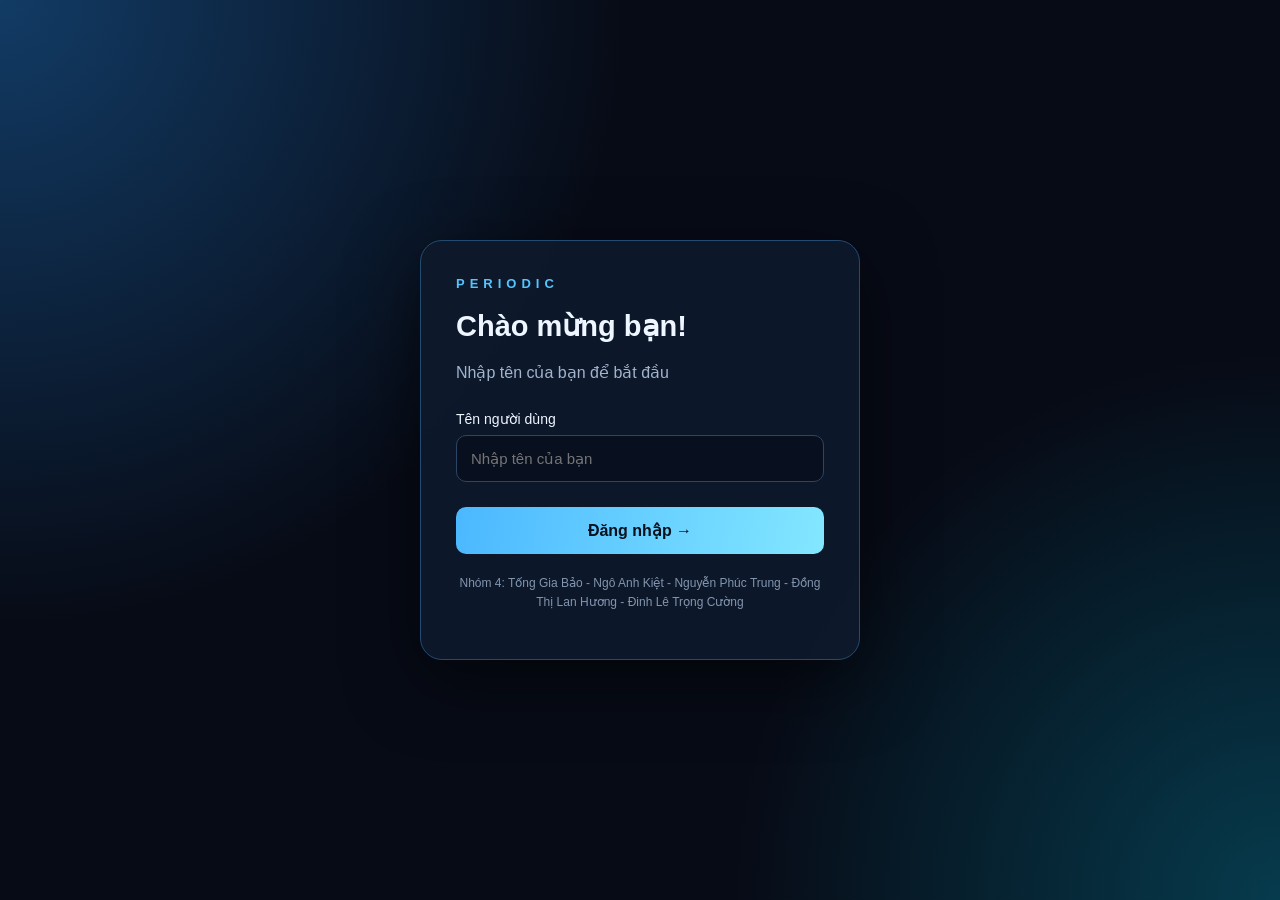
<file: index.html>
<!DOCTYPE html>
<html lang="vi">
<head>
    <meta charset="UTF-8">
    <meta name="viewport" content="width=device-width, initial-scale=1.0">
    <title>Periodic | Đăng nhập</title>

    <style>
        * {
            box-sizing: border-box;
        }

        body {
            margin: 0;
            min-height: 100vh;
            display: flex;
            justify-content: center;
            align-items: center;
            padding: 20px;
            font-family: "Segoe UI", Arial, sans-serif;
            color: #eef6ff;
            background:
                radial-gradient(circle at top left, #123b65, transparent 40%),
                radial-gradient(circle at bottom right, #063b4d, transparent 35%),
                #070b16;
        }

        .card {
            width: 100%;
            max-width: 440px;
            padding: 35px;
            border: 1px solid #234b70;
            border-radius: 22px;
            background: rgba(14, 24, 43, 0.96);
            box-shadow: 0 20px 70px #0008;
        }

        .logo {
            color: #55c5ff;
            font-size: 13px;
            font-weight: bold;
            letter-spacing: 5px;
            margin-bottom: 18px;
        }

        h1 {
            margin: 0 0 12px;
            font-size: 29px;
        }

        .description {
            color: #a2b4cc;
            line-height: 1.7;
            margin-bottom: 25px;
        }

        label {
            display: block;
            margin: 18px 0 8px;
            font-size: 14px;
        }

        input {
            width: 100%;
            padding: 14px;
            color: white;
            background: #080f1e;
            border: 1px solid #2c4562;
            border-radius: 10px;
            outline: none;
            font-size: 15px;
        }

        input:focus {
            border-color: #55c5ff;
            box-shadow: 0 0 0 3px #55c5ff20;
        }

        button {
            width: 100%;
            padding: 14px;
            margin-top: 25px;
            border: none;
            border-radius: 10px;
            color: #06111e;
            background: linear-gradient(100deg, #4bb8ff, #83e7ff);
            font-size: 16px;
            font-weight: bold;
            cursor: pointer;
            transition: 0.2s;
        }

        button:hover {
            transform: translateY(-2px);
            filter: brightness(1.08);
        }

        .note {
            color: #8295ae;
            text-align: center;
            font-size: 12px;
            line-height: 1.6;
            margin-top: 20px;
        }

        #welcome {
            display: none;
            text-align: center;
        }

        .success-icon {
            width: 72px;
            height: 72px;
            display: grid;
            place-items: center;
            margin: 0 auto 22px;
            border: 1px solid #36d8a0;
            border-radius: 50%;
            background: #36d8a018;
            color: #62f0bd;
            font-size: 38px;
        }

        #welcome h1 {
            color: #62f0bd;
            font-size: 26px;
        }

        #welcome p {
            color: #a2b4cc;
            line-height: 1.8;
        }

        .progress {
            height: 5px;
            margin-top: 25px;
            border-radius: 10px;
            background: #26364b;
            overflow: hidden;
        }

        #progressBar {
            width: 0;
            height: 100%;
            background: #55c5ff;
        }

        #progressBar.run {
            animation: loading 5s linear forwards;
        }

        @keyframes loading {
            to {
                width: 100%;
            }
        }

        @media (max-width: 480px) {
            .card {
                padding: 25px 20px;
            }
        }
    </style>
</head>

<body>

    <main class="card">

        <section id="login">
            <div class="logo">PERIODIC</div>

            <h1>Chào mừng bạn!</h1>

            <p class="description">
                Nhập tên của bạn để bắt đầu
            </p>

            <form id="loginForm">
                <label for="username">Tên người dùng</label>

                <input
                    id="username"
                    type="text"
                    maxlength="40"
                    placeholder="Nhập tên của bạn"
                    autocomplete="off"
                    required
                >

                <button type="submit">Đăng nhập →</button>
            </form>

            <p class="note">
                Nhóm 4: Tống Gia Bảo - Ngô Anh Kiệt - Nguyễn Phúc Trung - Đồng Thị Lan Hương - Đinh Lê Trọng Cường
            </p>
        </section>

        <section id="welcome" aria-live="polite">
            <div class="success-icon">✓</div>

            <div class="logo">PERIODIC</div>

            <h1>Đăng nhập thành công!</h1>

            <p id="welcomeMessage"></p>

            <p>
                Đang chuyển đến trang chính sau
                <strong id="countdown">5</strong> giây...
            </p>

            <div class="progress">
                <div id="progressBar"></div>
            </div>
        </section>

    </main>

    <script>
        const form = document.getElementById("loginForm");
        const login = document.getElementById("login");
        const welcome = document.getElementById("welcome");
        const welcomeMessage = document.getElementById("welcomeMessage");
        const countdown = document.getElementById("countdown");
        const progressBar = document.getElementById("progressBar");

        form.addEventListener("submit", function(event) {
            event.preventDefault();

            const username = document
                .getElementById("username")
                .value.trim();

            if (!username) return;

            // Không lưu thông tin vào bộ nhớ trình duyệt.
            login.style.display = "none";
            welcome.style.display = "block";

            welcomeMessage.textContent =
                "Xin chào " + username +
                "! Chúc bạn học tập hiệu quả cùng Periodic.";

            progressBar.classList.add("run");

            let seconds = 5;

            const timer = setInterval(function() {
                seconds--;
                countdown.textContent = seconds;

                if (seconds <= 0) {
                    clearInterval(timer);

                    window.location.href =
                        "./preodicproject/preodic.website/preodic.html";
                }
            }, 1000);
        });
    </script>

</body>
</html>
</file>
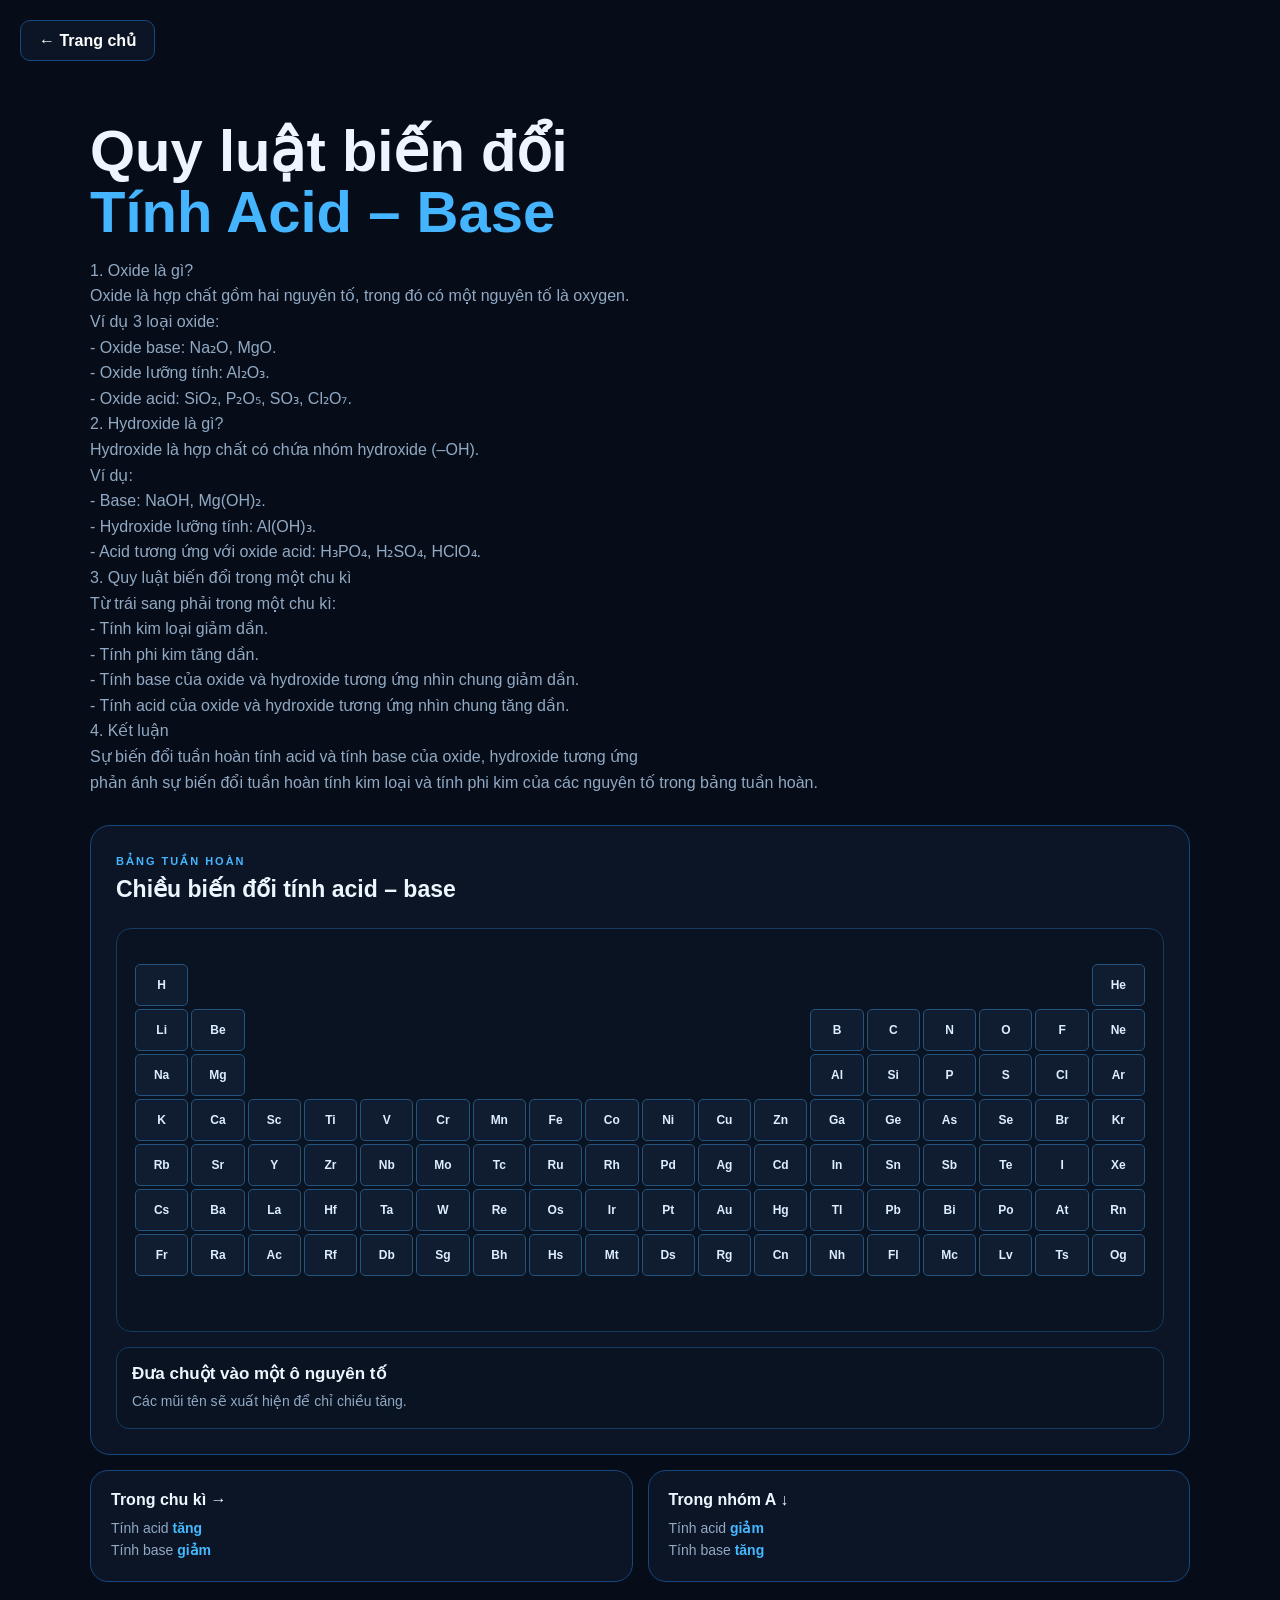
<file: preodicproject/AcidBase/acidbase.html>
<!DOCTYPE html>
<html lang="vi">
<head>
    <meta charset="UTF-8">
    <meta name="viewport" content="width=device-width, initial-scale=1.0">
    
    <title>Quy luật Acid - Base của Oxide và Hydroxide</title>
    <link rel="stylesheet" href="acidbase.css">
</head>

<body>
    <a href="../preodic.website/preodic.html" class="back-button">
        ← Trang chủ
    </a>
<div class="page">

    <div class="hero">

        <h1>
            Quy luật biến đổi<br>
            <span>Tính Acid – Base</span>
        </h1>

        <p>
            1. Oxide là gì?<br>

Oxide là hợp chất gồm hai nguyên tố, trong đó có một nguyên tố là oxygen.<br>
Ví dụ 3 loại oxide:<br>
- Oxide base: Na₂O, MgO.<br>
- Oxide lưỡng tính: Al₂O₃.<br>
- Oxide acid: SiO₂, P₂O₅, SO₃, Cl₂O₇.<br>
2. Hydroxide là gì?<br>
Hydroxide là hợp chất có chứa nhóm hydroxide (–OH).<br>
Ví dụ:<br>
- Base: NaOH, Mg(OH)₂.<br>
- Hydroxide lưỡng tính: Al(OH)₃.<br>
- Acid tương ứng với oxide acid: H₃PO₄, H₂SO₄, HClO₄.<br>
3. Quy luật biến đổi trong một chu kì<br>
Từ trái sang phải trong một chu kì:<br>
- Tính kim loại giảm dần.<br>
- Tính phi kim tăng dần.<br>
- Tính base của oxide và hydroxide tương ứng nhìn chung giảm dần.<br>
- Tính acid của oxide và hydroxide tương ứng nhìn chung tăng dần.<br>

4. Kết luận<br>

Sự biến đổi tuần hoàn tính acid và tính base của oxide, hydroxide tương ứng <br>
            phản ánh sự biến đổi tuần hoàn tính kim loại và tính phi kim của các nguyên tố trong bảng tuần hoàn.<br>
        </p>
    </div>


    <div class="card">

        <div class="title">
            <small>BẢNG TUẦN HOÀN</small>
            <h2>Chiều biến đổi tính acid – base</h2>
        </div>


        <div class="table-box">

            <div id="periodicTable" class="periodic-table"></div>


            <!-- MŨI TÊN AXIt NGANG -->
            <div id="acidRight" class="arrow acid-right">
                <span>ACID</span>
                <b>→</b>
            </div>


            <!-- MŨI TÊN BAZƠ NGANG -->
            <div id="baseLeft" class="arrow base-left">
                <b>←</b>
                <span>BASE</span>
            </div>


            <!-- MŨI TÊN AXIT DỌC -->
            <div id="acidUp" class="arrow vertical acid-up">
                <span>ACID</span>
                <b>↑</b>
            </div>


            <!-- MŨI TÊN BAZƠ DỌC -->
            <div id="baseDown" class="arrow vertical base-down">
                <b>↓</b>
                <span>BASE</span>
            </div>

        </div>


        <div id="info" class="info">
            <b>Đưa chuột vào một ô nguyên tố</b>
            <p>
                Các mũi tên sẽ xuất hiện để chỉ chiều tăng.
            </p>
        </div>

    </div>


    <div class="rules">

        <div class="rule">
            <b>Trong chu kì →</b>
            <p>
                Tính acid <strong>tăng</strong><br>
                Tính base <strong>giảm</strong>
            </p>
        </div>

        <div class="rule">
            <b>Trong nhóm A ↓</b>
            <p>
                Tính acid <strong>giảm</strong><br>
                Tính base <strong>tăng</strong>
            </p>
        </div>

    </div>

</div>

<script src="acidbase.js"></script>

</body>
</html>
</file>
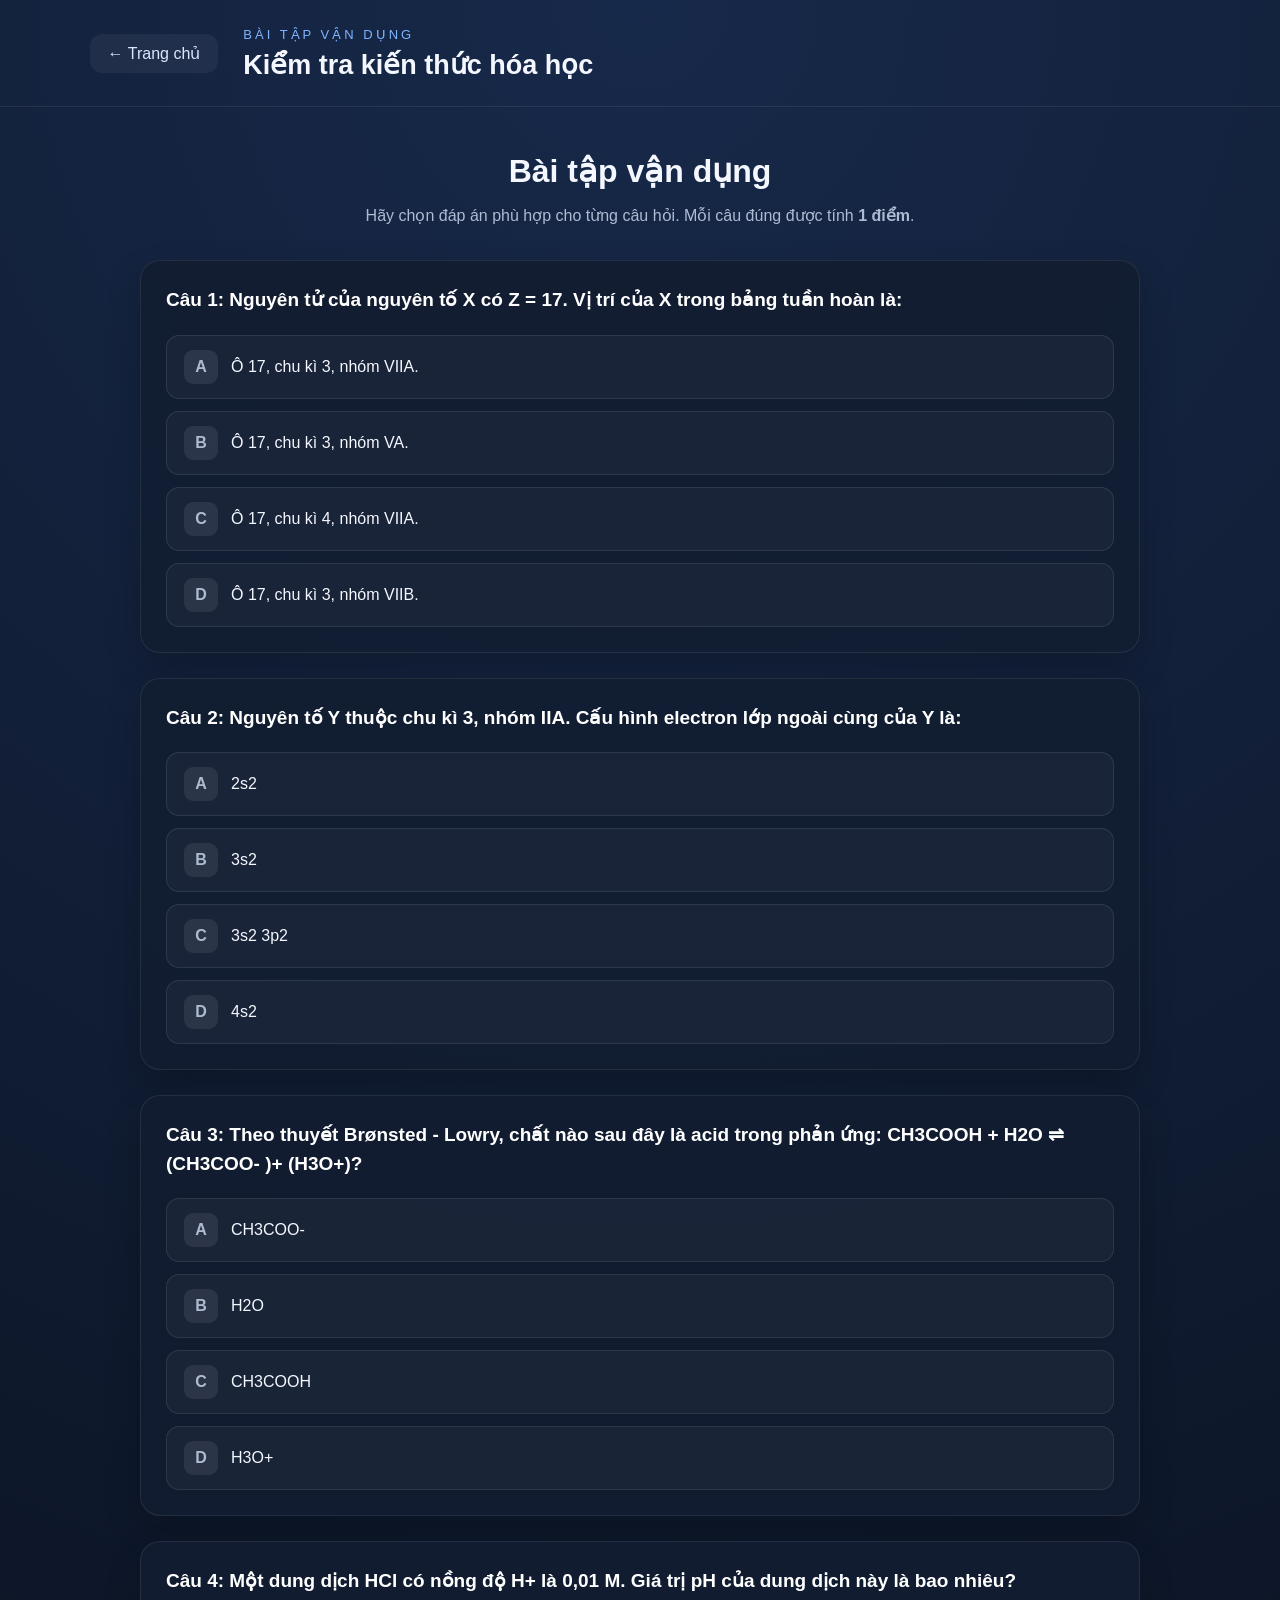
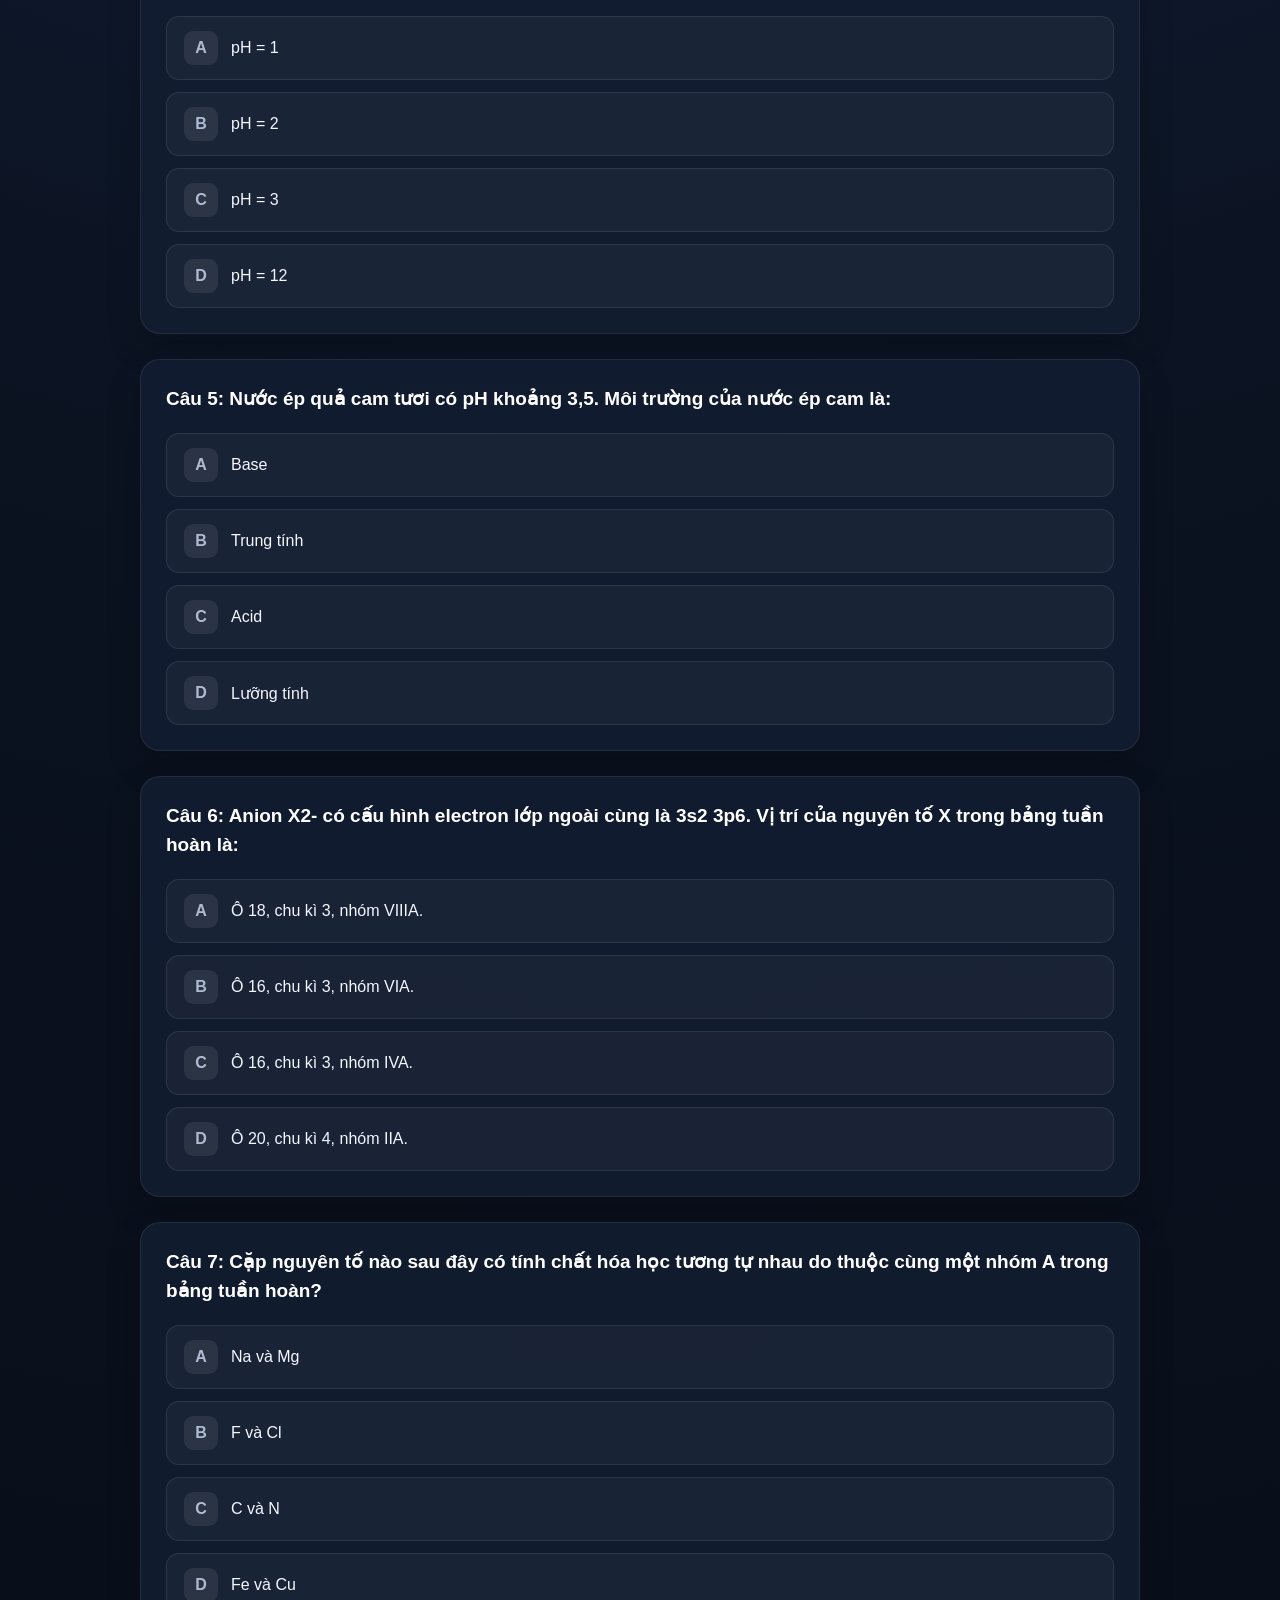
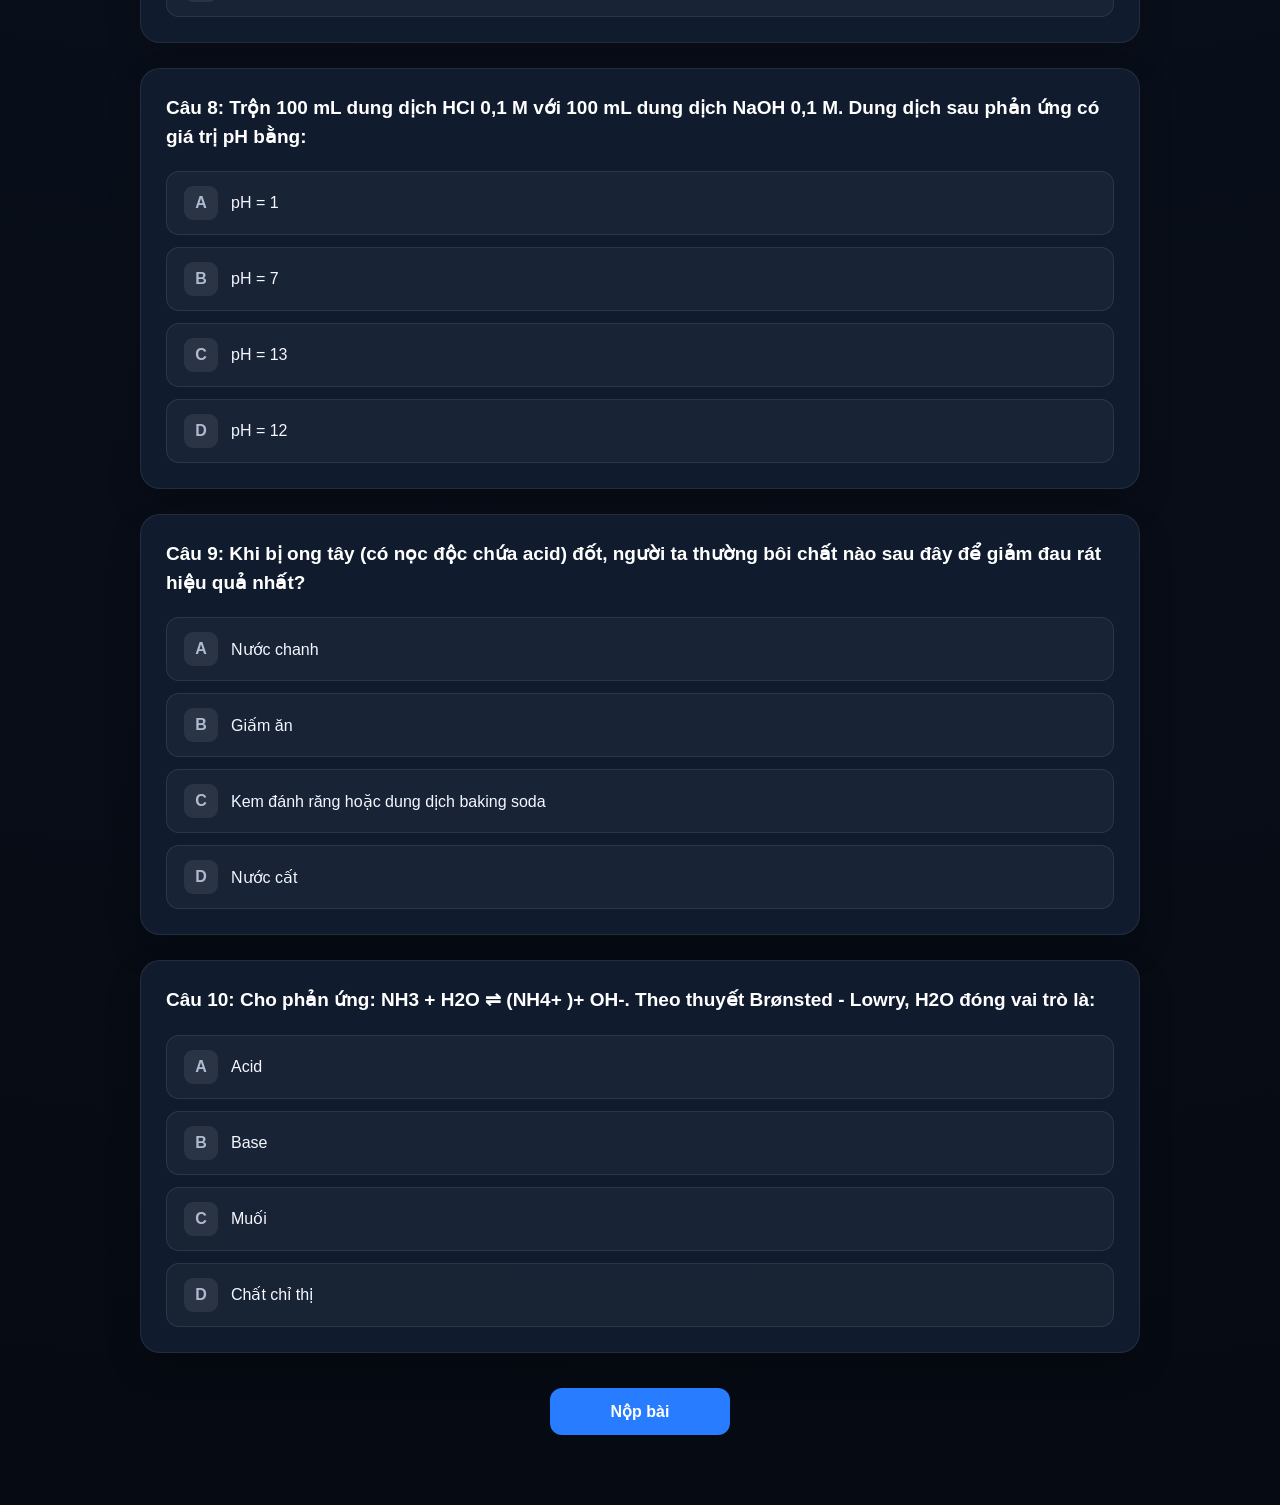
<file: preodicproject/extratest/test.html>
<!DOCTYPE html>
<html lang="vi">

<head>
    <meta charset="UTF-8">
    <meta name="viewport" content="width=device-width, initial-scale=1.0">

    <title>Bài tập vận dụng</title>

    <link rel="stylesheet" href="test.css">
</head>

<body>

    <header class="header">
        <a href="../preodic.website/preodic.html" class="back-button">
            ← Trang chủ
        </a>

        <div class="header-title">
            <span>BÀI TẬP VẬN DỤNG</span>
            <h1>Kiểm tra kiến thức hóa học</h1>
        </div>
    </header>


    <section class="intro">
        <h2>Bài tập vận dụng</h2>

        <p>
            Hãy chọn đáp án phù hợp cho từng câu hỏi.
            Mỗi câu đúng được tính <strong>1 điểm</strong>.
        </p>
    </section>


    <main class="quiz-section">

        <div id="quiz">
            <div class="question-card loading">
                Đang tải câu hỏi...
            </div>
        </div>

        <button id="submit-button" class="submit-button">
            Nộp bài
        </button>

    </main>


    <section id="result-section" class="result-section">

        <h2>Kết quả</h2>

        <div id="score" class="score"></div>

        <div id="wrong-answers"></div>

    </section>


    <!-- MAMMOTH LOCAL -->
    <script src="./mammoth.browser.min.js"></script>

    <!-- CODE CỦA BẠN -->
    <script src="./test.js"></script>

</body>

</html>
</file>
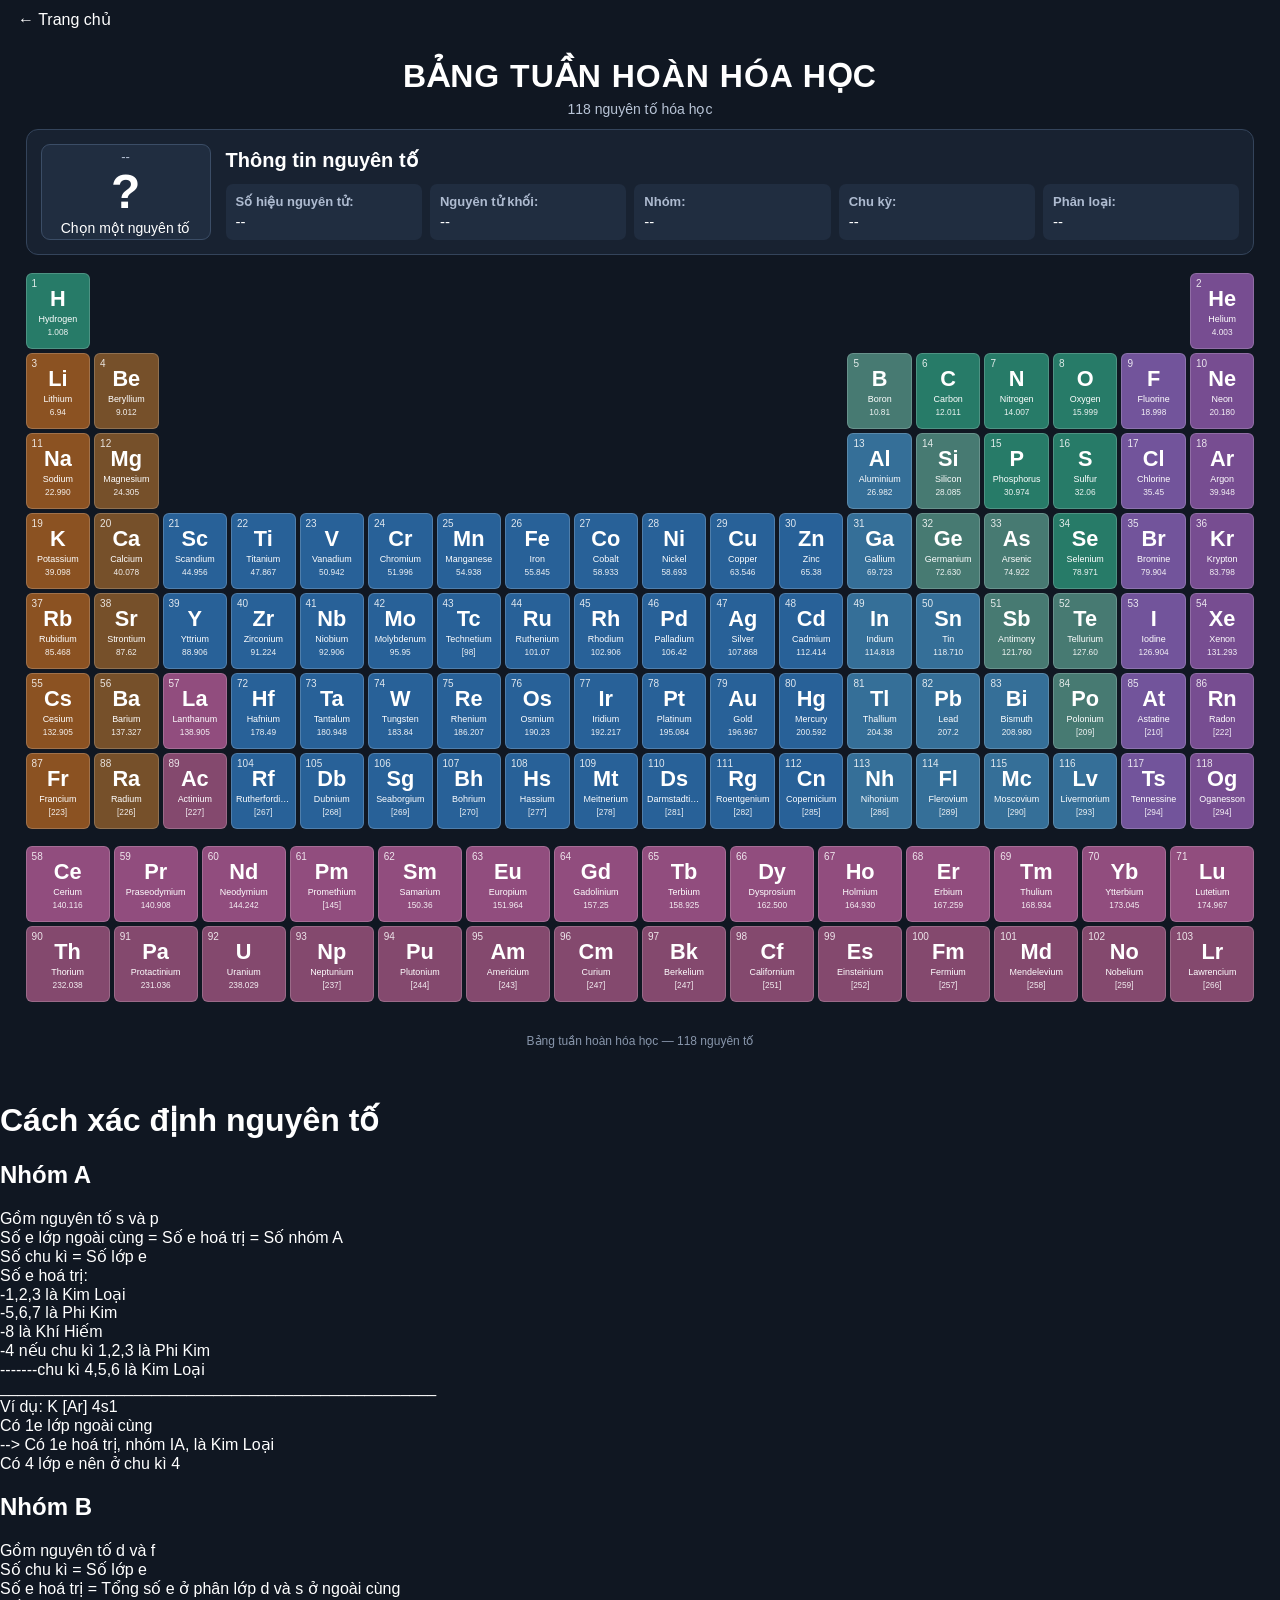
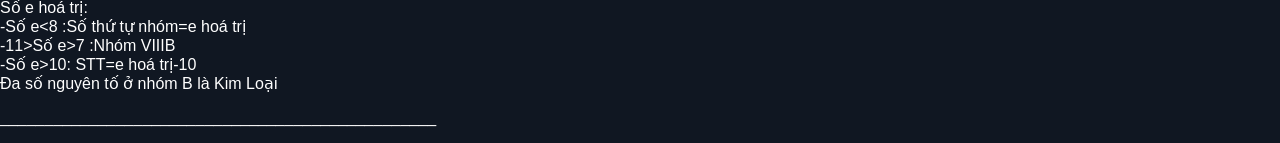
<file: preodicproject/preodic.table/table.html>
<!DOCTYPE html>
<html lang="vi">

<head>
    <meta charset="UTF-8">
    <meta name="viewport" content="width=device-width, initial-scale=1.0">
    <a href="../preodic.website/preodic.html" class="back-button">
    ← Trang chủ
    </a>
    <title>Bảng tuần hoàn hóa học</title>

    <link rel="stylesheet" href="table.css">
</head>

<body>

    <header>
        <h1>BẢNG TUẦN HOÀN HÓA HỌC</h1>
        <p>118 nguyên tố hóa học</p>
    </header>


    <!-- ============================= -->
    <!-- Ô THÔNG TIN NGUYÊN TỐ -->
    <!-- ============================= -->

    <section class="information">

        <div class="selected-element">
            <span id="info-number">--</span>
            <strong id="info-symbol">?</strong>
            <p id="info-name">Chọn một nguyên tố</p>
        </div>

        <div class="info-content">

            <h2 id="info-title">Thông tin nguyên tố</h2>

            <div class="info-grid">

                <p>
                    <b>Số hiệu nguyên tử:</b>
                    <span id="info-atomic-number">--</span>
                </p>

                <p>
                    <b>Nguyên tử khối:</b>
                    <span id="info-mass">--</span>
                </p>

                <p>
                    <b>Nhóm:</b>
                    <span id="info-group">--</span>
                </p>

                <p>
                    <b>Chu kỳ:</b>
                    <span id="info-period">--</span>
                </p>

                <p>
                    <b>Phân loại:</b>
                    <span id="info-category">--</span>
                </p>

            </div>

        </div>

    </section>


    <!-- ============================= -->
    <!-- BẢNG TUẦN HOÀN -->
    <!-- ============================= -->

    <main>

        <div class="table-wrapper">

            <div id="periodic-table" class="periodic-table"></div>

        </div>

        <!-- Lanthanide + Actinide -->
        <div id="f-block" class="f-block"></div>

    </main>


    <footer>
        <p>Bảng tuần hoàn hóa học — 118 nguyên tố</p>
    </footer>


    <script src="table.js"></script>
    <h1>Cách xác định nguyên tố</h1>
        <h3>
            <h2>Nhóm A</h2>
                Gồm nguyên tố s và p <br>
                Số e lớp ngoài cùng = Số e hoá trị = Số nhóm A <br>
                Số chu kì = Số lớp e<br>
                Số e hoá trị:<br>
                -1,2,3 là Kim Loại <br>
                -5,6,7 là Phi Kim<br>
                -8 là Khí Hiếm<br>
                -4 nếu chu kì 1,2,3 là Phi Kim<br>
                -------chu kì 4,5,6 là Kim Loại<br>
                _________________________________________________<br>
                Ví dụ: K [Ar] 4s1<br>
                      Có 1e lớp ngoài cùng<br>
                    --> Có 1e hoá trị, nhóm IA, là Kim Loại <br>
                    Có 4 lớp e nên ở chu kì 4 <br>
            <h2>Nhóm B</h2>
                Gồm nguyên tố d và f <br>
                Số chu kì = Số lớp e<br>
                Số e hoá trị = Tổng số e ở phân lớp d và s ở ngoài cùng <br>
                Số e hoá trị:<br>
                -Số e<8 :Số thứ tự nhóm=e hoá trị <br>
                -11>Số e>7 :Nhóm VIIIB<br>
                -Số e>10: STT=e hoá trị-10<br>
                Đa số nguyên tố ở nhóm B là Kim Loại
                </h3>
        <p>_________________________________________________</p>
</body>

</html>
</file>
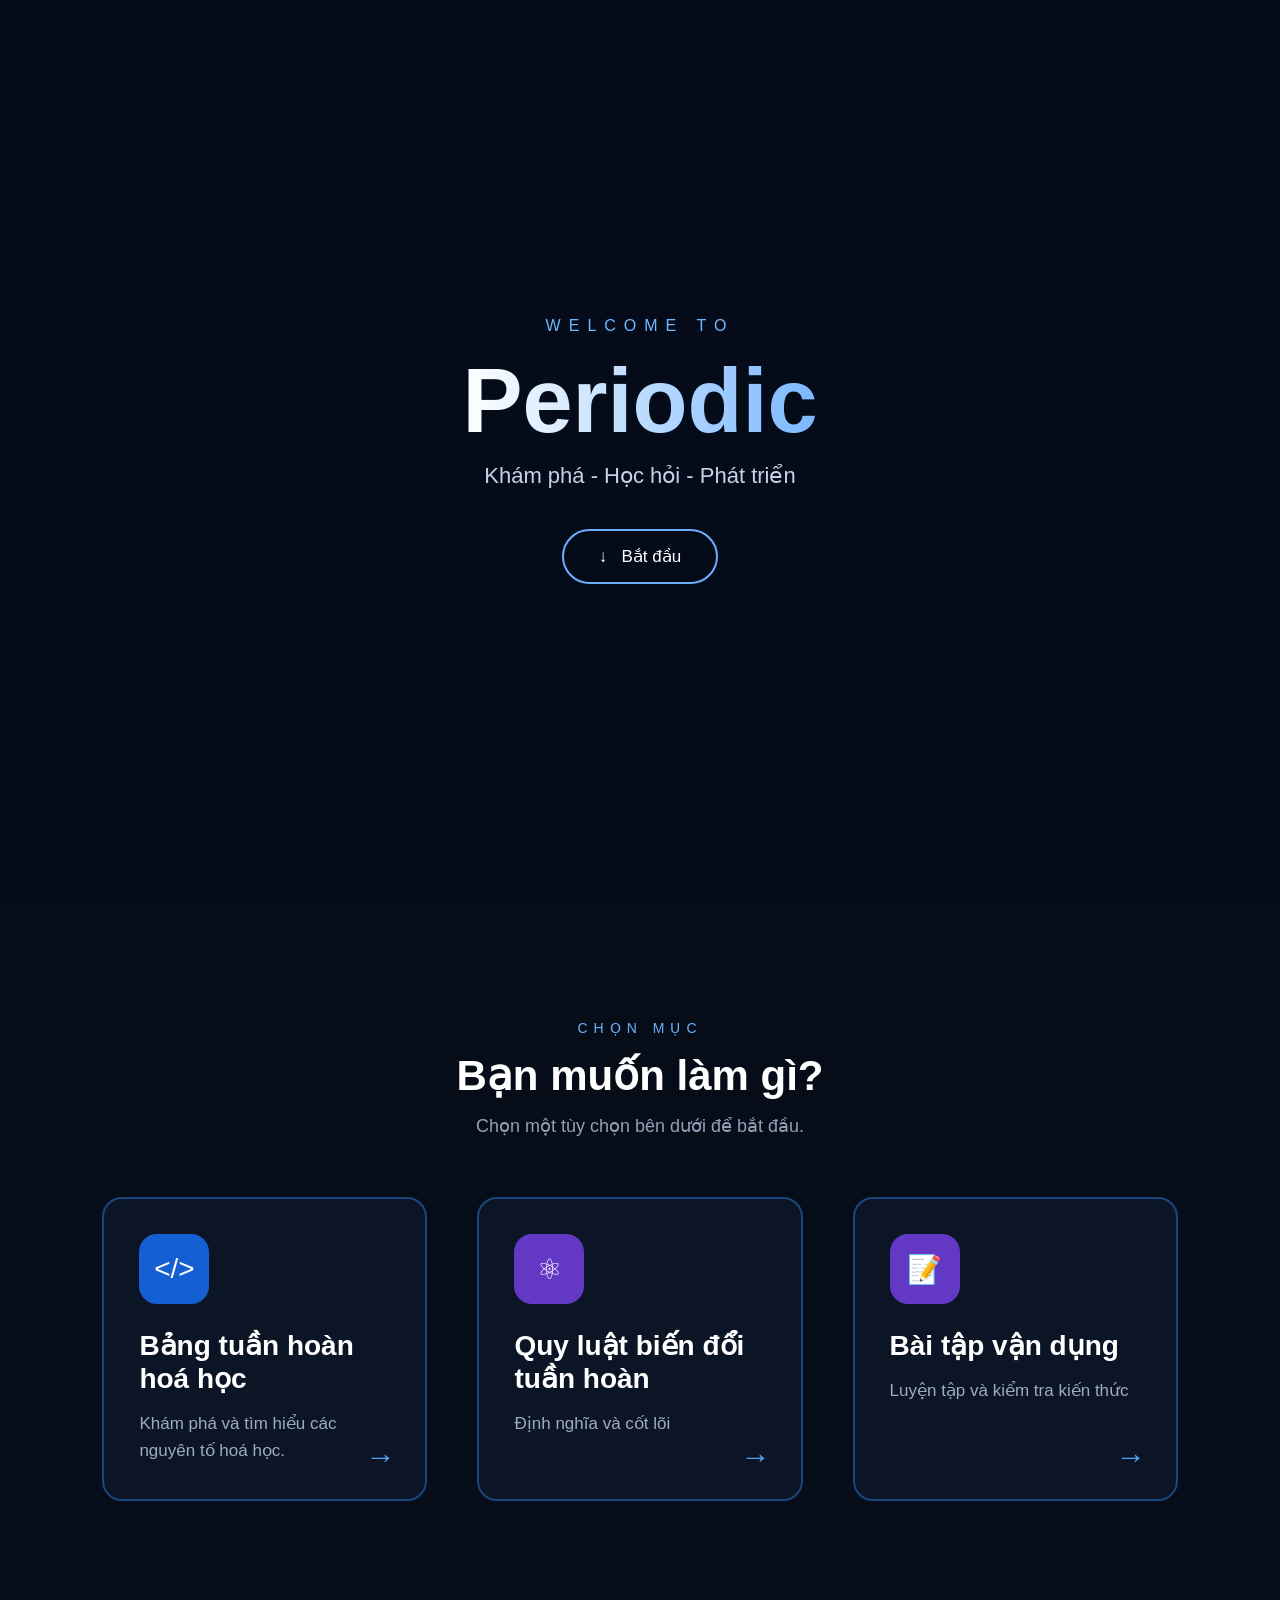
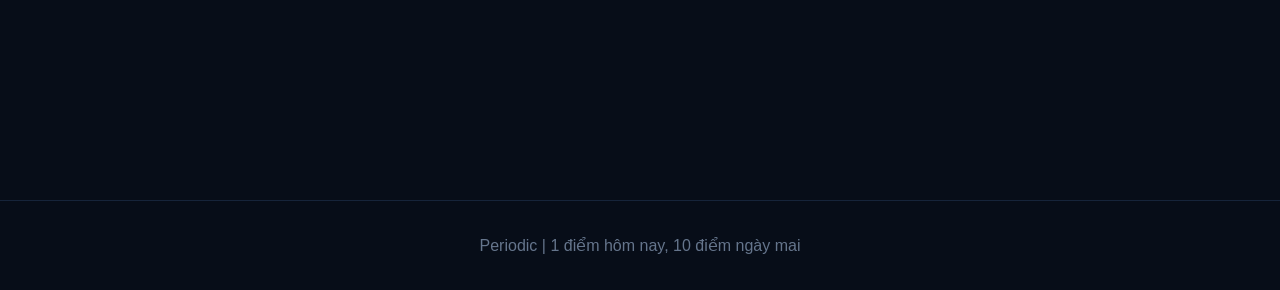
<file: preodicproject/preodic.website/preodic.html>
<!DOCTYPE html>
<html lang="vi">

<head>
    <meta charset="UTF-8">
    <meta name="viewport" content="width=device-width, initial-scale=1.0">

    <title>Periodic</title>

    <!-- Kết nối CSS -->
    <link rel="stylesheet" href="preodic.css">
</head>

<body>
    <!-- ===== PHẦN ĐẦU ===== -->
    <section class="hero">

        <div class="hero-content">
            <p class="small-title">WELCOME TO</p>

            <h1>Periodic</h1>

            <p class="subtitle">
                Khám phá - Học hỏi - Phát triển
            </p>

            <button class="start-button" onclick="scrollToChoices()">
                ↓ &nbsp; Bắt đầu
            </button>
        </div>

    </section>


    <!-- ===== PHẦN CHỌN ===== -->
    <section class="choices" id="choices">

        <p class="section-title">CHỌN MỤC</p>

        <h2>Bạn muốn làm gì?</h2>

        <p class="description">
            Chọn một tùy chọn bên dưới để bắt đầu.
        </p>


        <div class="card-container">

            <div class="card" onclick="window.location.href='../preodic.table/table.html'">

                <div class="icon">
                    &lt;/&gt;
                </div>

                <h3>Bảng tuần hoàn hoá học</h3>

                <p>
                    Khám phá và tìm hiểu 
                    các nguyên tố hoá học.
                </p>

                <span class="arrow">→</span>

            </div>
            <!-- Ô 1 -->
            <div class="card" onclick="window.location.href='../AcidBase/acidbase.html'">

                <div class="icon purple">
                    ⚛
                </div>

                <h3>Quy luật biến đổi tuần hoàn</h3>

                <p>
                    Định nghĩa và cốt lõi
                </p>

                <span class="arrow">→</span>

            </div>

            <!-- Ô 2 -->
            
            <!-- Ô 3 -->
            <div class="card" onclick="window.location.href='../extratest/test.html'">

                <div class="icon purple">
                    📝
                </div>

                <h3>Bài tập vận dụng</h3>

                <p>
                    Luyện tập và kiểm tra kiến thức
                </p>

                <span class="arrow">→</span>

            </div>
        </div>

    </section>


    <!-- ===== FOOTER ===== -->
    <footer>
        <p>Periodic | 1 điểm hôm nay, 10 điểm ngày mai</p>
    </footer>


    <!-- Kết nối JavaScript -->
    <script src="preodic.js"></script>

</body>
</html>
</file>
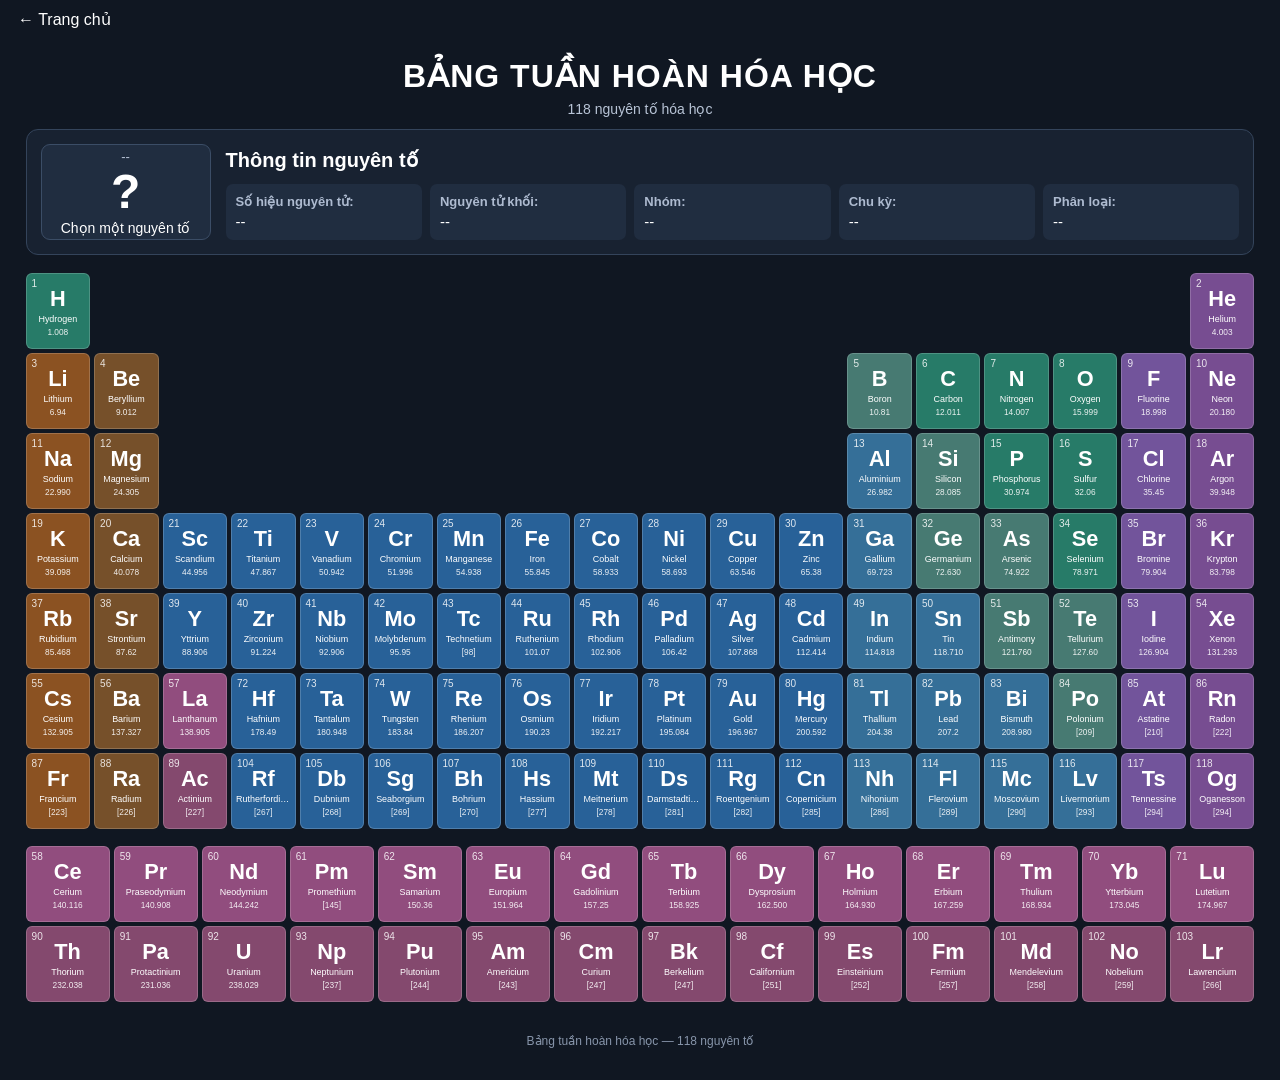
<file: preodicproject/preodic.table/preodic.table/table.html>
<!DOCTYPE html>
<html lang="vi">

<head>
    <meta charset="UTF-8">
    <meta name="viewport" content="width=device-width, initial-scale=1.0">
    <a href="../preodic.website/preodic.html" class="back-button">
    ← Trang chủ
    </a>
    <title>Bảng tuần hoàn hóa học</title>

    <link rel="stylesheet" href="table.css">
</head>

<body>

    <header>
        <h1>BẢNG TUẦN HOÀN HÓA HỌC</h1>
        <p>118 nguyên tố hóa học</p>
    </header>


    <!-- ============================= -->
    <!-- Ô THÔNG TIN NGUYÊN TỐ -->
    <!-- ============================= -->

    <section class="information">

        <div class="selected-element">
            <span id="info-number">--</span>
            <strong id="info-symbol">?</strong>
            <p id="info-name">Chọn một nguyên tố</p>
        </div>

        <div class="info-content">

            <h2 id="info-title">Thông tin nguyên tố</h2>

            <div class="info-grid">

                <p>
                    <b>Số hiệu nguyên tử:</b>
                    <span id="info-atomic-number">--</span>
                </p>

                <p>
                    <b>Nguyên tử khối:</b>
                    <span id="info-mass">--</span>
                </p>

                <p>
                    <b>Nhóm:</b>
                    <span id="info-group">--</span>
                </p>

                <p>
                    <b>Chu kỳ:</b>
                    <span id="info-period">--</span>
                </p>

                <p>
                    <b>Phân loại:</b>
                    <span id="info-category">--</span>
                </p>

            </div>

        </div>

    </section>


    <!-- ============================= -->
    <!-- BẢNG TUẦN HOÀN -->
    <!-- ============================= -->

    <main>

        <div class="table-wrapper">

            <div id="periodic-table" class="periodic-table"></div>

        </div>

        <!-- Lanthanide + Actinide -->
        <div id="f-block" class="f-block"></div>

    </main>


    <footer>
        <p>Bảng tuần hoàn hóa học — 118 nguyên tố</p>
    </footer>


    <script src="table.js"></script>

</body>

</html>
</file>
<file: preodicproject/AcidBase/acidbase.css>
* {
    box-sizing: border-box;
    margin: 0;
    padding: 0;
}

body {
    background: #070d18;
    color: #edf6ff;
    font-family: Arial, Helvetica, sans-serif;
}

.page {
    width: min(1100px, 94%);
    margin: auto;
    padding: 40px 0 60px;
}

/* HERO */

.hero {
    margin-bottom: 30px;
}

.back-button {
    display: inline-block;
    padding: 10px 18px;
    background: #0c1525;
    border: 1px solid #16477e;
    border-radius: 10px;
    color: #ffffff;
    text-decoration: none;
    font-weight: 600;
    transition: 0.2s;
}

.back-button:hover {
    background: #16477e;
    transform: translateY(-2px);
}
.back-button {
    display: inline-block;
    margin: 20px;
    padding: 10px 18px;

    background: #0c1525;
    border: 1px solid #16477e;
    border-radius: 10px;

    color: white;
    text-decoration: none;
    font-weight: 600;

    transition: 0.2s;
}

.back-button:hover {
    background: #16477e;
    transform: translateY(-2px);
}


.hero h1 {
    font-size: clamp(36px, 5vw, 58px);
    line-height: 1.05;
    margin-bottom: 15px;
}

.hero h1 span {
    color: #45b5ff;
}

.hero p {
    color: #91a9c4;
    line-height: 1.6;
}


/* CARD */

.card {
    background: #0c1525;
    border: 1px solid #16477e;
    border-radius: 20px;
    padding: 25px;
}

.title small {
    color: #45b5ff;
    font-size: 11px;
    font-weight: bold;
    letter-spacing: 2px;
}

.title h2 {
    margin-top: 7px;
    font-size: 23px;
}


/* =========================
   BẢNG MINI
========================= */

.table-box {
    position: relative;

    width: 100%;

    margin-top: 25px;

    background: #091321;

    border: 1px solid #153b60;

    border-radius: 15px;

    /*
       Không cho bảng tràn màn hình
    */
    overflow: hidden;

    padding: 35px 18px 55px;
}


/* BẢNG */

.periodic-table {

    width: 100%;

    /*
       18 cột nhưng tự co lại
    */
    display: grid;

    grid-template-columns:
        repeat(18, minmax(0, 1fr));

    grid-template-rows:
        repeat(7, 42px);

    gap: 3px;
}


/* Ô */

.element {

    min-width: 0;

    background: #101d30;

    border: 1px solid #24547e;

    border-radius: 5px;

    display: flex;

    justify-content: center;
    align-items: center;

    color: #dceeff;

    /*
       Chữ nhỏ để bảng vẫn gọn
    */
    font-size: clamp(7px, 1vw, 12px);

    font-weight: bold;

    cursor: pointer;

    transition:
        .15s;
}


/* Hover */

.element:hover {

    background: #17608e;

    border-color: #58bdff;

    transform: scale(1.12);

    box-shadow:
        0 0 15px rgba(69,181,255,.5);

    z-index: 20;
}


/* =========================
   MŨI TÊN
========================= */

.arrow {

    position: absolute;

    display: none;

    align-items: center;

    gap: 3px;

    font-weight: bold;

    pointer-events: none;

    z-index: 50;
}

.arrow.show {
    display: flex;
}


/* AXIT → */

.acid-right {

    color: #45baff;

    font-size: 10px;

    text-shadow:
        0 0 8px rgba(69,186,255,.8);
}

.acid-right b {
    font-size: 28px;
}


/* BAZƠ ← */

.base-left {

    color: #a98cff;

    font-size: 10px;

    text-shadow:
        0 0 8px rgba(169,140,255,.8);
}

.base-left b {
    font-size: 28px;
}


/* DỌC */

.vertical {

    flex-direction: column;

    gap: 0;
}

.vertical b {
    font-size: 27px;
    line-height: 25px;
}

.vertical span {
    font-size: 9px;
}


/* =========================
   THÔNG TIN
========================= */

.info {

    margin-top: 15px;

    padding: 15px;

    background: #091321;

    border: 1px solid #153b60;

    border-radius: 13px;
}

.info b {
    font-size: 17px;
}

.info p {

    color: #91a9c4;

    margin-top: 6px;

    line-height: 1.6;

    font-size: 14px;
}


/* =========================
   RULES
========================= */

.rules {

    display: grid;

    grid-template-columns: 1fr 1fr;

    gap: 15px;

    margin-top: 15px;
}

.rule {

    background: #0c1525;

    border: 1px solid #16477e;

    border-radius: 18px;

    padding: 20px;
}

.rule b {
    font-size: 16px;
}

.rule p {

    margin-top: 8px;

    color: #91a9c4;

    line-height: 1.6;

    font-size: 14px;
}

.rule strong {
    color: #45b8ff;
}


/* =========================
   ĐIỆN THOẠI
========================= */

@media (max-width: 600px) {

    .page {
        width: 96%;
        padding-top: 25px;
    }

    .card {
        padding: 15px;
    }

    .table-box {
        padding: 25px 8px 50px;
    }

    .periodic-table {
        grid-template-rows:
            repeat(7, 27px);

        gap: 2px;
    }

    .element {
        font-size: 6px;
        border-radius: 3px;
    }

    .rules {
        grid-template-columns: 1fr;
    }

    .acid-right,
    .base-left {
        font-size: 8px;
    }

    .acid-right b,
    .base-left b {
        font-size: 22px;
    }

    .vertical b {
        font-size: 22px;
    }

    .vertical span {
        font-size: 7px;
    }
}
</file>
<file: preodicproject/extratest/test.css>
/* =========================================
   CƠ BẢN
========================================= */

* {
    box-sizing: border-box;
}

body {
    margin: 0;
    min-height: 100vh;

    font-family:
        Arial,
        Helvetica,
        sans-serif;

    color: #f5f7ff;

    background:
        radial-gradient(
            circle at top,
            #17294a 0%,
            #0b1220 45%,
            #060a12 100%
        );
}


/* =========================================
   HEADER
========================================= */

.header {
    width: 100%;

    padding: 25px 7%;

    display: flex;
    align-items: center;

    gap: 25px;

    border-bottom: 1px solid rgba(255,255,255,0.08);
}

.back-button {
    display: inline-flex;

    align-items: center;

    padding: 10px 18px;

    border-radius: 12px;

    text-decoration: none;

    color: #dce7ff;

    background: rgba(255,255,255,0.05);

    transition: 0.3s ease;
}

.back-button:hover {
    transform: translateX(-5px);

    background: rgba(255,255,255,0.1);
}

.header-title span {
    color: #7fb4ff;

    font-size: 13px;

    letter-spacing: 3px;
}

.header-title h1 {
    margin: 6px 0 0;

    font-size: 27px;
}


/* =========================================
   GIỚI THIỆU
========================================= */

.intro {
    width: min(1000px, 90%);

    margin: 45px auto 25px;

    text-align: center;
}

.intro h2 {
    margin: 0 0 10px;

    font-size: 32px;
}

.intro p {
    color: #aebbd2;

    font-size: 16px;
}


/* =========================================
   BÀI KIỂM TRA
========================================= */

.quiz-section {
    width: min(1000px, 90%);

    margin: 35px auto 70px;
}

.question-card {
    margin-bottom: 25px;

    padding: 25px;

    border-radius: 20px;

    background: rgba(18, 29, 49, 0.9);

    border: 1px solid rgba(255,255,255,0.08);

    box-shadow:
        0 15px 35px rgba(0,0,0,0.2);
}

.question-title {
    margin: 0 0 20px;

    color: #ffffff;

    font-size: 19px;

    line-height: 1.5;
}

.loading {
    text-align: center;

    color: #aebbd2;
}


/* =========================================
   ABCD
========================================= */

.answer-list {
    display: flex;

    flex-direction: column;

    gap: 12px;
}

.answer-option {
    position: relative;

    display: flex;

    align-items: center;

    gap: 13px;

    width: 100%;

    min-height: 55px;

    padding: 14px 17px;

    border-radius: 13px;

    border: 1px solid rgba(255,255,255,0.09);

    background: rgba(255,255,255,0.035);

    cursor: pointer;

    transition: 0.2s;
}

.answer-option:hover {
    background: rgba(255,255,255,0.075);

    border-color: rgba(100,160,255,0.4);
}

.answer-option input {
    display: none;
}

.answer-letter {
    width: 34px;

    height: 34px;

    flex-shrink: 0;

    display: flex;

    align-items: center;

    justify-content: center;

    border-radius: 9px;

    background: rgba(255,255,255,0.08);

    font-weight: bold;

    color: #aebbd2;
}

.answer-option:has(input:checked) {
    border-color: #438cff;

    background: rgba(53,128,255,0.16);
}

.answer-option:has(input:checked) .answer-letter {
    background: #287cff;

    color: white;
}


/* =========================================
   ĐÚNG / SAI
========================================= */

.tf-container {
    display: flex;

    flex-direction: column;

    gap: 10px;
}

.tf-row {
    display: grid;

    grid-template-columns:
        minmax(0, 1fr)
        120px
        120px;

    align-items: center;

    min-height: 58px;

    padding: 7px 12px;

    border-radius: 13px;

    background: rgba(255,255,255,0.035);

    border: 1px solid rgba(255,255,255,0.08);
}

.tf-statement {
    padding: 8px 10px;

    line-height: 1.4;
}

.tf-choice {
    display: flex;

    justify-content: center;

    align-items: center;

    height: 100%;

    border-radius: 9px;

    cursor: pointer;

    transition: 0.2s;
}

.tf-choice:hover {
    background: rgba(255,255,255,0.07);
}

.tf-choice input {
    display: none;
}

.tf-choice span {
    display: flex;

    align-items: center;

    justify-content: center;

    gap: 7px;

    color: #aebbd2;
}

.tf-choice span::before {
    content: "";

    width: 17px;

    height: 17px;

    border-radius: 50%;

    border: 2px solid #68758b;
}

.tf-choice:has(input:checked) {
    background: rgba(53,128,255,0.15);
}

.tf-choice:has(input:checked) span {
    color: #ffffff;
}

.tf-choice:has(input:checked) span::before {
    border-color: #438cff;

    background:
        radial-gradient(
            circle,
            #438cff 45%,
            transparent 50%
        );
}


/* =========================================
   NÚT NỘP
========================================= */

.submit-button {
    display: block;

    margin: 35px auto 0;

    min-width: 180px;

    padding: 14px 28px;

    border: none;

    border-radius: 12px;

    color: white;

    background: #287cff;

    cursor: pointer;

    font-size: 16px;

    font-weight: bold;

    transition: 0.2s;
}

.submit-button:hover {
    transform: translateY(-2px);

    background: #1769e8;
}


/* =========================================
   KẾT QUẢ
========================================= */

.result-section {
    display: none;

    width: min(1000px, 90%);

    margin: 0 auto 70px;

    padding: 30px;

    border-radius: 22px;

    background: rgba(18,29,49,0.95);

    border: 1px solid rgba(255,255,255,0.09);
}

.result-section h2 {
    margin-top: 0;

    text-align: center;

    font-size: 27px;
}

.score {
    margin: 20px 0 30px;

    text-align: center;

    font-size: 32px;

    font-weight: bold;

    color: #70a9ff;
}


/* =========================================
   CÂU SAI
========================================= */

.wrong-question {
    margin-top: 20px;

    padding: 20px;

    border-radius: 16px;

    background: rgba(255,255,255,0.035);

    border: 1px solid rgba(255,255,255,0.08);
}

.wrong-question h3 {
    margin-top: 0;

    color: #ffffff;

    line-height: 1.5;
}

.result-line {
    margin: 8px 0;

    color: #bac7dc;
}

.user-answer {
    color: #ff9a9a;
}

.correct-answer {
    color: #7ed6a0;
}


/* =========================================
   KẾT QUẢ ĐÚNG / SAI
========================================= */

.tf-result {
    margin-top: 15px;

    display: flex;

    flex-direction: column;

    gap: 8px;
}

.tf-result-row {
    display: grid;

    grid-template-columns:
        45px
        minmax(0, 1fr)
        minmax(0, 1fr);

    align-items: center;

    min-height: 45px;

    padding: 8px 12px;

    border-radius: 10px;

    background: rgba(255,255,255,0.04);
}

.tf-result-row.correct {
    border-left: 4px solid #55c987;
}

.tf-result-row.wrong {
    border-left: 4px solid #ff7373;
}

.tf-result-letter {
    font-weight: bold;

    color: #ffffff;
}

.tf-result-user {
    color: #ff9a9a;
}

.tf-result-correct {
    color: #7ed6a0;
}


/* =========================================
   KHÓA SAU KHI NỘP
========================================= */

.quiz-locked .answer-option,
.quiz-locked .tf-choice {
    cursor: default;
}

.quiz-locked .answer-option:hover {
    background: rgba(255,255,255,0.035);

    border-color: rgba(255,255,255,0.09);
}

.quiz-locked .tf-choice:hover {
    background: transparent;
}


/* =========================================
   MOBILE
========================================= */

@media (max-width: 700px) {

    .header {
        padding: 20px;

        flex-direction: column;

        align-items: flex-start;
    }

    .tf-row {
        grid-template-columns:
            minmax(0, 1fr)
            80px
            80px;
    }

    .tf-statement {
        font-size: 14px;
    }

    .tf-choice span {
        font-size: 13px;
    }

    .result-section,
    .quiz-section,
    .intro {
        width: 94%;
    }
}
</file>
<file: preodicproject/preodic.table/table.css>
/* =====================================================
   CÀI ĐẶT CHUNG
===================================================== */

* {
    box-sizing: border-box;
}

html,
body {
    margin: 0;
    padding: 0;
}

body {
    font-family: Arial, Helvetica, sans-serif;
    background: #101722;
    color: #ffffff;
    min-height: 100vh;
}


/* =====================================================
   HEADER
===================================================== */

header {
    text-align: center;
    padding: 18px 10px 12px;
}

header h1 {
    margin: 0;
    font-size: clamp(22px, 2.5vw, 34px);
    letter-spacing: 1px;
}

header p {
    margin: 6px 0 0;
    color: #b8c4d6;
    font-size: 14px;
}


/* =====================================================
   KHUNG THÔNG TIN NGUYÊN TỐ
===================================================== */

.information {
    width: min(1400px, 96vw);
    margin: 0 auto 18px;

    display: flex;
    align-items: stretch;
    gap: 15px;

    background: #182231;
    border: 1px solid #34445b;
    border-radius: 12px;
    padding: 14px;
}

.selected-element {
    width: 170px;
    min-width: 170px;

    display: flex;
    flex-direction: column;
    align-items: center;
    justify-content: center;

    background: #202d40;
    border-radius: 9px;
    border: 1px solid #3b4d66;
}

#info-number {
    font-size: 13px;
    color: #b8c4d6;
}

#info-symbol {
    font-size: 48px;
    line-height: 1;
    margin: 4px 0;
}

#info-name {
    margin: 0;
    font-size: 14px;
    text-align: center;
}

.info-content {
    flex: 1;
}

.info-content h2 {
    margin: 4px 0 12px;
    font-size: 20px;
}

.info-grid {
    display: grid;
    grid-template-columns: repeat(5, 1fr);
    gap: 8px;
}

.info-grid p {
    margin: 0;
    padding: 10px;

    background: #202d40;
    border-radius: 7px;

    font-size: 13px;
}

.info-grid b {
    display: block;
    color: #aebbd0;
    margin-bottom: 4px;
}

.info-grid span {
    font-size: 15px;
}


/* =====================================================
   KHU VỰC BẢNG
===================================================== */

main {
    width: min(1400px, 96vw);
    margin: 0 auto;
}

.table-wrapper {
    width: 100%;
    overflow-x: auto;
    padding-bottom: 5px;
}


/* =====================================================
   BẢNG CHÍNH
===================================================== */

.periodic-table {
    display: grid;

    grid-template-columns: repeat(18, minmax(48px, 1fr));
    grid-template-rows: repeat(7, minmax(76px, 1fr));

    gap: 4px;

    width: 100%;
    min-width: 900px;
}


/* =====================================================
   Ô NGUYÊN TỐ
===================================================== */

.element {
    position: relative;

    min-width: 0;
    min-height: 0;

    border: 1px solid rgba(255, 255, 255, 0.18);
    border-radius: 6px;

    display: flex;
    flex-direction: column;
    align-items: center;
    justify-content: center;

    padding: 4px;

    cursor: pointer;

    transition:
        transform 0.15s ease,
        filter 0.15s ease,
        box-shadow 0.15s ease;
}

.element:hover {
    transform: translateY(-5px);
    filter: brightness(1.18);

    box-shadow:
        0 7px 14px rgba(0, 0, 0, 0.35);
}

.atomic-number {
    position: absolute;
    top: 4px;
    left: 5px;

    font-size: 10px;
    opacity: 0.85;
}

.symbol {
    font-size: clamp(17px, 1.7vw, 24px);
    line-height: 1;
    margin-top: 3px;
}

.element-name {
    max-width: 100%;

    margin-top: 4px;

    font-size: clamp(7px, 0.7vw, 10px);
    text-align: center;

    white-space: nowrap;
    overflow: hidden;
    text-overflow: ellipsis;
}

.atomic-mass {
    margin-top: 3px;

    font-size: clamp(7px, 0.65vw, 9px);
    opacity: 0.9;
}


/* =====================================================
   MÀU CÁC NHÓM NGUYÊN TỐ
===================================================== */

/* Kim loại kiềm */
.alkali {
    background: #8b5222;
}

/* Kim loại kiềm thổ */
.alkaline {
    background: #76502a;
}

/* Kim loại chuyển tiếp */
.transition {
    background: #286198;
}

/* Kim loại */
.post-transition {
    background: #356f98;
}

/* Á kim */
.metalloid {
    background: #477a72;
}

/* Phi kim */
.nonmetal {
    background: #277b68;
}

/* Halogen */
.halogen {
    background: #72549b;
}

/* Khí hiếm */
.noble {
    background: #774d91;
}

/* Lantanide */
.lanthanide {
    background: #914d7e;
}

/* Actinide */
.actinide {
    background: #84496e;
}


/* =====================================================
   F-BLOCK
===================================================== */

.f-block {
    display: grid;

    grid-template-columns: repeat(14, minmax(48px, 1fr));

    gap: 4px;

    width: calc((100% - 13 * 4px) / 14 * 14 + 13 * 4px);
    min-width: 900px;

    margin-top: 12px;
    margin-left: 0;
}

.f-block .element {
    min-height: 76px;
}


/* =====================================================
   FOOTER
===================================================== */

footer {
    text-align: center;

    padding: 20px 10px;

    color: #8795aa;
    font-size: 12px;
}


/* =====================================================
   MÀN HÌNH NHỎ
===================================================== */

@media (max-width: 900px) {

    .information {
        flex-direction: column;
    }

    .selected-element {
        width: 100%;
        min-width: 0;
        min-height: 130px;
    }

    .info-grid {
        grid-template-columns: repeat(2, 1fr);
    }

    .periodic-table,
    .f-block {
        min-width: 850px;
    }
}


/* =====================================================
   MÀN HÌNH RẤT NHỎ
===================================================== */

@media (max-width: 500px) {

    .info-grid {
        grid-template-columns: 1fr;
    }

    header {
        padding-top: 12px;
    }
}
.back-button {
    display: inline-flex;
    align-items: center;
    gap: 8px;
    padding: 10px 18px;
    border-radius: 12px;
    text-decoration: none;
    color: inherit;
    transition: 0.3s ease;
}

.back-button:hover {
    transform: translateX(-5px);
}
</file>
<file: preodicproject/preodic.website/preodic.css>
/* ===== CÀI ĐẶT CHUNG ===== */

* {
    margin: 0;
    padding: 0;
    box-sizing: border-box;
}

html {
    scroll-behavior: smooth;
}

body {
    font-family: Arial, sans-serif;
    background: #070d18;
    color: white;
}


/* ===== PHẦN ẢNH LỚN ===== */

.hero {
    height: 100vh;

    background:
        linear-gradient(
            rgba(3, 10, 25, 0.35),
            rgba(3, 10, 25, 0.75)
        ),
        url("https://images.unsplash.com/photo-1462331940025-496dfbfc7564")
        center / cover no-repeat;

    display: flex;
    justify-content: center;
    align-items: center;

    text-align: center;
}


.hero-content {
    animation: appear 1.2s ease;
}


/* Chữ nhỏ */

.small-title {
    color: #6fb7ff;
    letter-spacing: 8px;
    font-size: 16px;
    margin-bottom: 15px;
}


/* Tiêu đề */

.hero h1 {
    font-size: 90px;
    margin-bottom: 10px;

    background: linear-gradient(
        90deg,
        #ffffff,
        #7bb8ff
    );

    -webkit-background-clip: text;
    color: transparent;
}


.subtitle {
    font-size: 22px;
    color: #c5d3e8;
    margin-bottom: 40px;
}


/* Nút bắt đầu */

.start-button {
    padding: 15px 35px;

    background: transparent;
    color: white;

    border: 2px solid #6daeff;
    border-radius: 40px;

    font-size: 17px;

    cursor: pointer;

    transition: 0.3s;
}


.start-button:hover {
    background: #6daeff;
    color: #07101f;

    transform: translateY(-5px);

    box-shadow:
        0 0 25px rgba(80, 160, 255, 0.7);
}


/* ===== PHẦN CHỌN ===== */

.choices {
    min-height: 100vh;

    padding: 120px 8%;

    text-align: center;
}


.section-title {
    color: #69b1ff;

    letter-spacing: 6px;

    font-size: 14px;

    margin-bottom: 15px;
}


.choices h2 {
    font-size: 42px;

    margin-bottom: 15px;
}


.description {
    color: #91a1b8;

    font-size: 18px;

    margin-bottom: 60px;
}


/* ===== 2 Ô ===== */

.card-container {
    display: flex;

    justify-content: center;

    gap: 50px;

    max-width: 1100px;

    margin: auto;
}


.card {
    position: relative;

    width: 430px;
    min-height: 280px;

    padding: 35px;

    text-align: left;

    background: #0c1525;

    border: 2px solid #16477e;

    border-radius: 20px;

    cursor: pointer;

    transition:
        transform 0.35s ease,
        box-shadow 0.35s ease,
        border-color 0.35s ease;
}


/* HIỆU ỨNG KHI RÊ CHUỘT */

.card:hover {
    transform: translateY(-15px) scale(1.03);

    border-color: #4d9dff;

    box-shadow:
        0 15px 50px rgba(50, 140, 255, 0.35);
}


/* Icon */

.icon {
    width: 70px;
    height: 70px;

    display: flex;

    align-items: center;
    justify-content: center;

    border-radius: 18px;

    background: #1460d2;

    font-size: 28px;

    margin-bottom: 25px;
}


.icon.purple {
    background: #6338c5;
}


/* Tiêu đề ô */

.card h3 {
    font-size: 28px;

    margin-bottom: 15px;
}


/* Nội dung */

.card p {
    color: #9eacc0;

    font-size: 17px;

    line-height: 1.6;

    max-width: 300px;
}


/* Mũi tên */

.arrow {
    position: absolute;

    right: 30px;
    bottom: 25px;

    font-size: 30px;

    color: #55a5ff;

    transition: 0.3s;
}


.card:hover .arrow {
    transform: translateX(8px);
}


/* ===== FOOTER ===== */

footer {
    padding: 35px;

    text-align: center;

    color: #65758c;

    border-top: 1px solid #16243a;
}


/* ===== ANIMATION ===== */

@keyframes appear {

    from {
        opacity: 0;
        transform: translateY(30px);
    }

    to {
        opacity: 1;
        transform: translateY(0);
    }

}


/* ===== ĐIỆN THOẠI ===== */

@media (max-width: 800px) {

    .hero h1 {
        font-size: 60px;
    }

    .card-container {
        flex-direction: column;
        align-items: center;
    }

    .card {
        width: 90%;
    }

}
</file>
<file: preodicproject/preodic.table/preodic.table/table.css>
/* =====================================================
   CÀI ĐẶT CHUNG
===================================================== */

* {
    box-sizing: border-box;
}

html,
body {
    margin: 0;
    padding: 0;
}

body {
    font-family: Arial, Helvetica, sans-serif;
    background: #101722;
    color: #ffffff;
    min-height: 100vh;
}


/* =====================================================
   HEADER
===================================================== */

header {
    text-align: center;
    padding: 18px 10px 12px;
}

header h1 {
    margin: 0;
    font-size: clamp(22px, 2.5vw, 34px);
    letter-spacing: 1px;
}

header p {
    margin: 6px 0 0;
    color: #b8c4d6;
    font-size: 14px;
}


/* =====================================================
   KHUNG THÔNG TIN NGUYÊN TỐ
===================================================== */

.information {
    width: min(1400px, 96vw);
    margin: 0 auto 18px;

    display: flex;
    align-items: stretch;
    gap: 15px;

    background: #182231;
    border: 1px solid #34445b;
    border-radius: 12px;
    padding: 14px;
}

.selected-element {
    width: 170px;
    min-width: 170px;

    display: flex;
    flex-direction: column;
    align-items: center;
    justify-content: center;

    background: #202d40;
    border-radius: 9px;
    border: 1px solid #3b4d66;
}

#info-number {
    font-size: 13px;
    color: #b8c4d6;
}

#info-symbol {
    font-size: 48px;
    line-height: 1;
    margin: 4px 0;
}

#info-name {
    margin: 0;
    font-size: 14px;
    text-align: center;
}

.info-content {
    flex: 1;
}

.info-content h2 {
    margin: 4px 0 12px;
    font-size: 20px;
}

.info-grid {
    display: grid;
    grid-template-columns: repeat(5, 1fr);
    gap: 8px;
}

.info-grid p {
    margin: 0;
    padding: 10px;

    background: #202d40;
    border-radius: 7px;

    font-size: 13px;
}

.info-grid b {
    display: block;
    color: #aebbd0;
    margin-bottom: 4px;
}

.info-grid span {
    font-size: 15px;
}


/* =====================================================
   KHU VỰC BẢNG
===================================================== */

main {
    width: min(1400px, 96vw);
    margin: 0 auto;
}

.table-wrapper {
    width: 100%;
    overflow-x: auto;
    padding-bottom: 5px;
}


/* =====================================================
   BẢNG CHÍNH
===================================================== */

.periodic-table {
    display: grid;

    grid-template-columns: repeat(18, minmax(48px, 1fr));
    grid-template-rows: repeat(7, minmax(76px, 1fr));

    gap: 4px;

    width: 100%;
    min-width: 900px;
}


/* =====================================================
   Ô NGUYÊN TỐ
===================================================== */

.element {
    position: relative;

    min-width: 0;
    min-height: 0;

    border: 1px solid rgba(255, 255, 255, 0.18);
    border-radius: 6px;

    display: flex;
    flex-direction: column;
    align-items: center;
    justify-content: center;

    padding: 4px;

    cursor: pointer;

    transition:
        transform 0.15s ease,
        filter 0.15s ease,
        box-shadow 0.15s ease;
}

.element:hover {
    transform: translateY(-5px);
    filter: brightness(1.18);

    box-shadow:
        0 7px 14px rgba(0, 0, 0, 0.35);
}

.atomic-number {
    position: absolute;
    top: 4px;
    left: 5px;

    font-size: 10px;
    opacity: 0.85;
}

.symbol {
    font-size: clamp(17px, 1.7vw, 24px);
    line-height: 1;
    margin-top: 3px;
}

.element-name {
    max-width: 100%;

    margin-top: 4px;

    font-size: clamp(7px, 0.7vw, 10px);
    text-align: center;

    white-space: nowrap;
    overflow: hidden;
    text-overflow: ellipsis;
}

.atomic-mass {
    margin-top: 3px;

    font-size: clamp(7px, 0.65vw, 9px);
    opacity: 0.9;
}


/* =====================================================
   MÀU CÁC NHÓM NGUYÊN TỐ
===================================================== */

/* Kim loại kiềm */
.alkali {
    background: #8b5222;
}

/* Kim loại kiềm thổ */
.alkaline {
    background: #76502a;
}

/* Kim loại chuyển tiếp */
.transition {
    background: #286198;
}

/* Kim loại */
.post-transition {
    background: #356f98;
}

/* Á kim */
.metalloid {
    background: #477a72;
}

/* Phi kim */
.nonmetal {
    background: #277b68;
}

/* Halogen */
.halogen {
    background: #72549b;
}

/* Khí hiếm */
.noble {
    background: #774d91;
}

/* Lantanide */
.lanthanide {
    background: #914d7e;
}

/* Actinide */
.actinide {
    background: #84496e;
}


/* =====================================================
   F-BLOCK
===================================================== */

.f-block {
    display: grid;

    grid-template-columns: repeat(14, minmax(48px, 1fr));

    gap: 4px;

    width: calc((100% - 13 * 4px) / 14 * 14 + 13 * 4px);
    min-width: 900px;

    margin-top: 12px;
    margin-left: 0;
}

.f-block .element {
    min-height: 76px;
}


/* =====================================================
   FOOTER
===================================================== */

footer {
    text-align: center;

    padding: 20px 10px;

    color: #8795aa;
    font-size: 12px;
}


/* =====================================================
   MÀN HÌNH NHỎ
===================================================== */

@media (max-width: 900px) {

    .information {
        flex-direction: column;
    }

    .selected-element {
        width: 100%;
        min-width: 0;
        min-height: 130px;
    }

    .info-grid {
        grid-template-columns: repeat(2, 1fr);
    }

    .periodic-table,
    .f-block {
        min-width: 850px;
    }
}


/* =====================================================
   MÀN HÌNH RẤT NHỎ
===================================================== */

@media (max-width: 500px) {

    .info-grid {
        grid-template-columns: 1fr;
    }

    header {
        padding-top: 12px;
    }
}
.back-button {
    display: inline-flex;
    align-items: center;
    gap: 8px;
    padding: 10px 18px;
    border-radius: 12px;
    text-decoration: none;
    color: inherit;
    transition: 0.3s ease;
}

.back-button:hover {
    transform: translateX(-5px);
}
</file>
